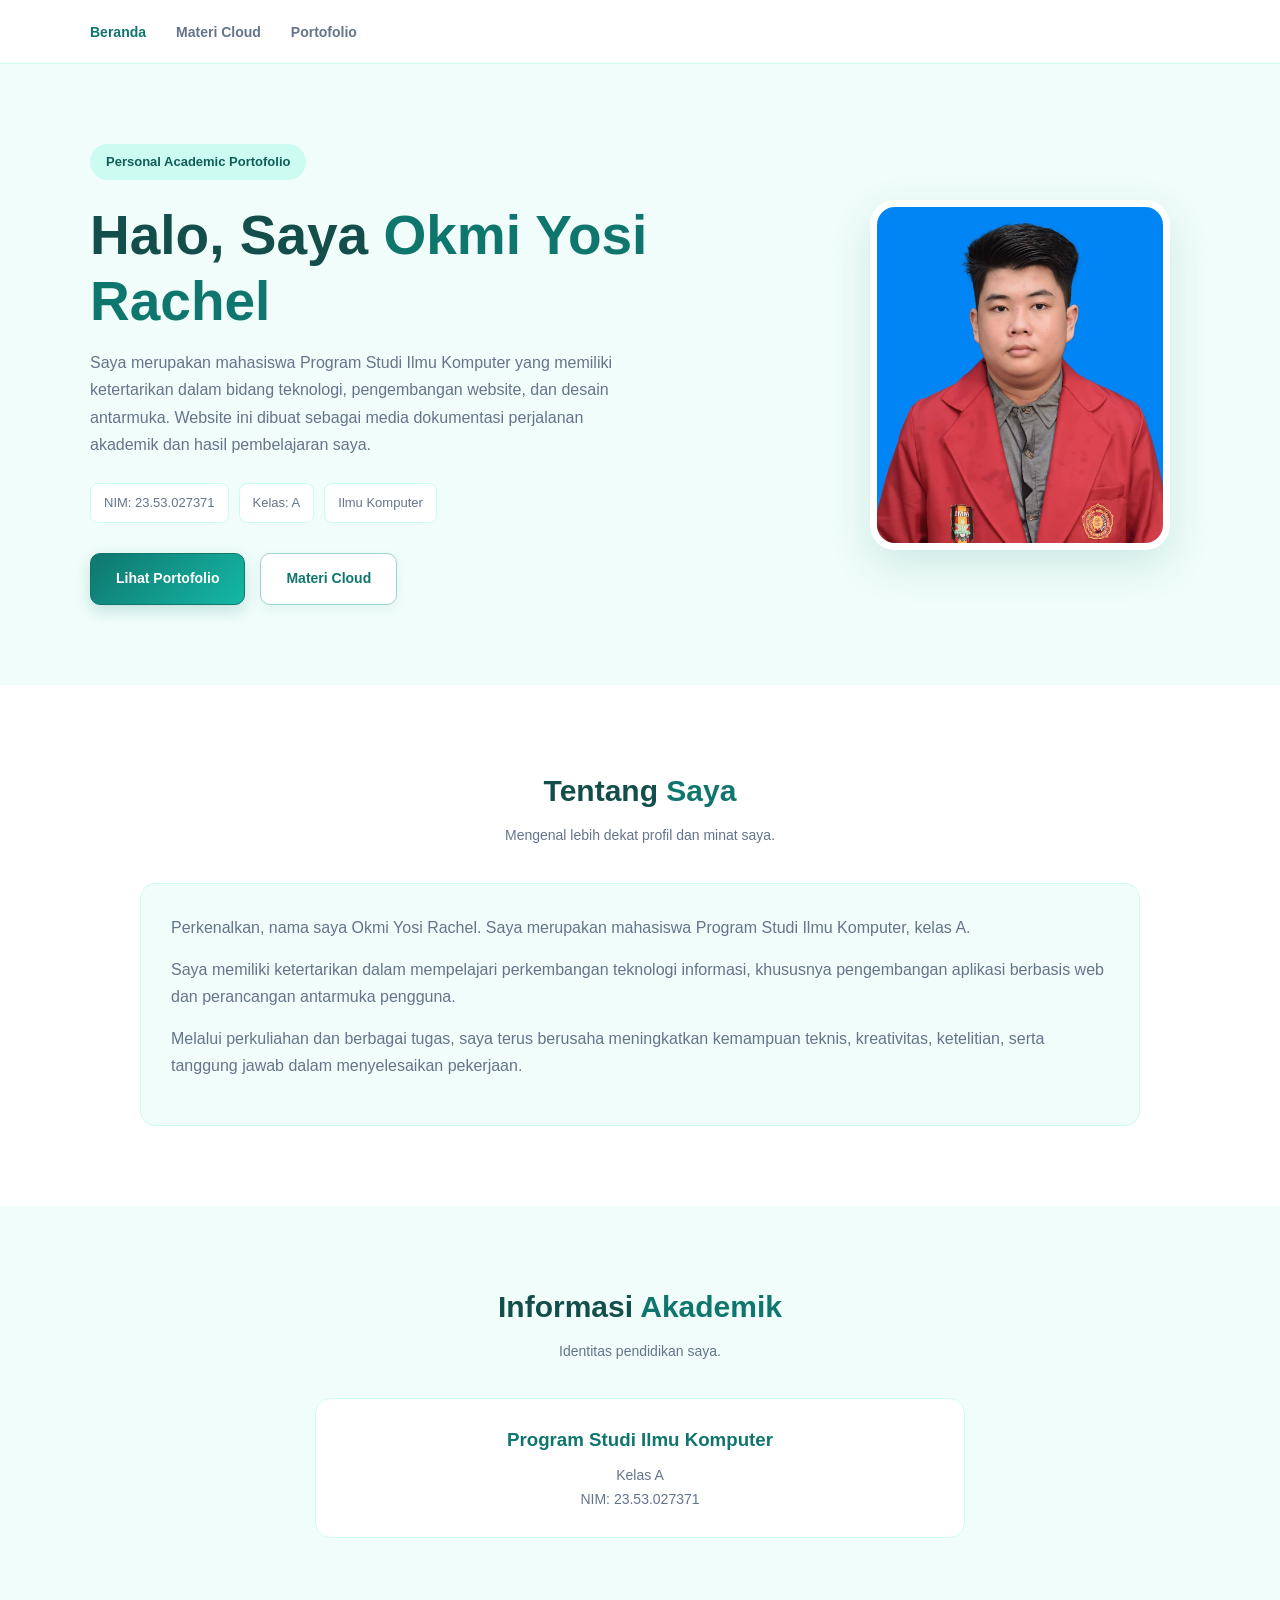
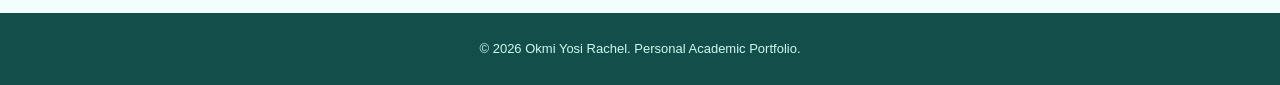
<file: index.html>
<!DOCTYPE html>
<html lang="id">
<head>
    <meta charset="UTF-8">
    <meta name="viewport" content="width=device-width, initial-scale=1.0">

    <title>Beranda | Okmi Yosi Rachel</title>

    <meta name="description" content="Website portofolio akademik Okmi Yosi Rachel, mahasiswa Ilmu Komputer.">

    <link rel="stylesheet" href="assets/css/style.css">
</head>

<body>

    <!-- NAVIGATION -->
    <header class="navbar">
        <nav class="nav-container">

            

            <ul class="nav-links">
                <li>
                    <a href="index.html" class="active">Beranda</a>
                </li>

                <li>
                    <a href="materi.html">Materi Cloud</a>
                </li>

                <li>
                    <a href="portofolio.html">Portofolio</a>
                </li>
            </ul>

        </nav>
    </header>


    <!-- HERO SECTION -->
    <main>

        <section class="hero">

            <div class="hero-content">

                <span class="hero-label">
                    Personal Academic Portofolio
                </span>

                <h1>
                    Halo, Saya <span>Okmi Yosi Rachel</span>
                </h1>

                <p class="hero-description">
                    Saya merupakan mahasiswa Program Studi Ilmu Komputer
                    yang memiliki ketertarikan dalam bidang teknologi,
                    pengembangan website, dan desain antarmuka.
                    Website ini dibuat sebagai media dokumentasi
                    perjalanan akademik dan hasil pembelajaran saya.
                </p>

                <div class="student-info">

                    <div class="info-item">
                        NIM: 23.53.027371
                    </div>

                    <div class="info-item">
                        Kelas: A
                    </div>

                    <div class="info-item">
                        Ilmu Komputer
                    </div>

                </div>

                <div class="hero-buttons">

                    <a href="portofolio.html" class="btn btn-primary">
                        Lihat Portofolio
                    </a>

                    <a href="materi.html" class="btn btn-outline">
                        Materi Cloud
                    </a>

                </div>

            </div>


            <!-- PROFILE PHOTO -->
            <div class="hero-image">

                <img
                    src="assets/images/profile.jpg"
                    alt="Foto profil Okmi Yosi Rachel"
                >

            </div>

        </section>


        <!-- ABOUT SECTION -->
        <section class="about" id="tentang">

            <div class="section-container">

                <div class="section-title">

                    <h2>Tentang <span>Saya</span></h2>

                    <p>
                        Mengenal lebih dekat profil dan minat saya.
                    </p>

                </div>

                <div class="about-card">

                    <p>
                        Perkenalkan, nama saya Okmi Yosi Rachel.
                        Saya merupakan mahasiswa Program Studi
                        Ilmu Komputer, kelas A.
                    </p>

                    <p>
                        Saya memiliki ketertarikan dalam mempelajari
                        perkembangan teknologi informasi, khususnya
                        pengembangan aplikasi berbasis web dan
                        perancangan antarmuka pengguna.
                    </p>

                    <p>
                        Melalui perkuliahan dan berbagai tugas,
                        saya terus berusaha meningkatkan kemampuan
                        teknis, kreativitas, ketelitian, serta
                        tanggung jawab dalam menyelesaikan pekerjaan.
                    </p>

                </div>

            </div>

        </section>


        <!-- EDUCATION SECTION -->
        <section class="education">

            <div class="section-container">

                <div class="section-title">

                    <h2>Informasi <span>Akademik</span></h2>

                    <p>
                        Identitas pendidikan saya.
                    </p>

                </div>

                <div class="education-card">

                    <h3>Program Studi Ilmu Komputer</h3>

                    <p>
                        Kelas A
                    </p>

                    <p>
                        NIM: 23.53.027371
                    </p>



                </div>

            </div>

        </section>

    </main>


    <!-- FOOTER -->
    <footer class="footer">

        <p>
            &copy; 2026 Okmi Yosi Rachel.
            Personal Academic Portfolio.
        </p>

    </footer>

</body>
</html>
</file>
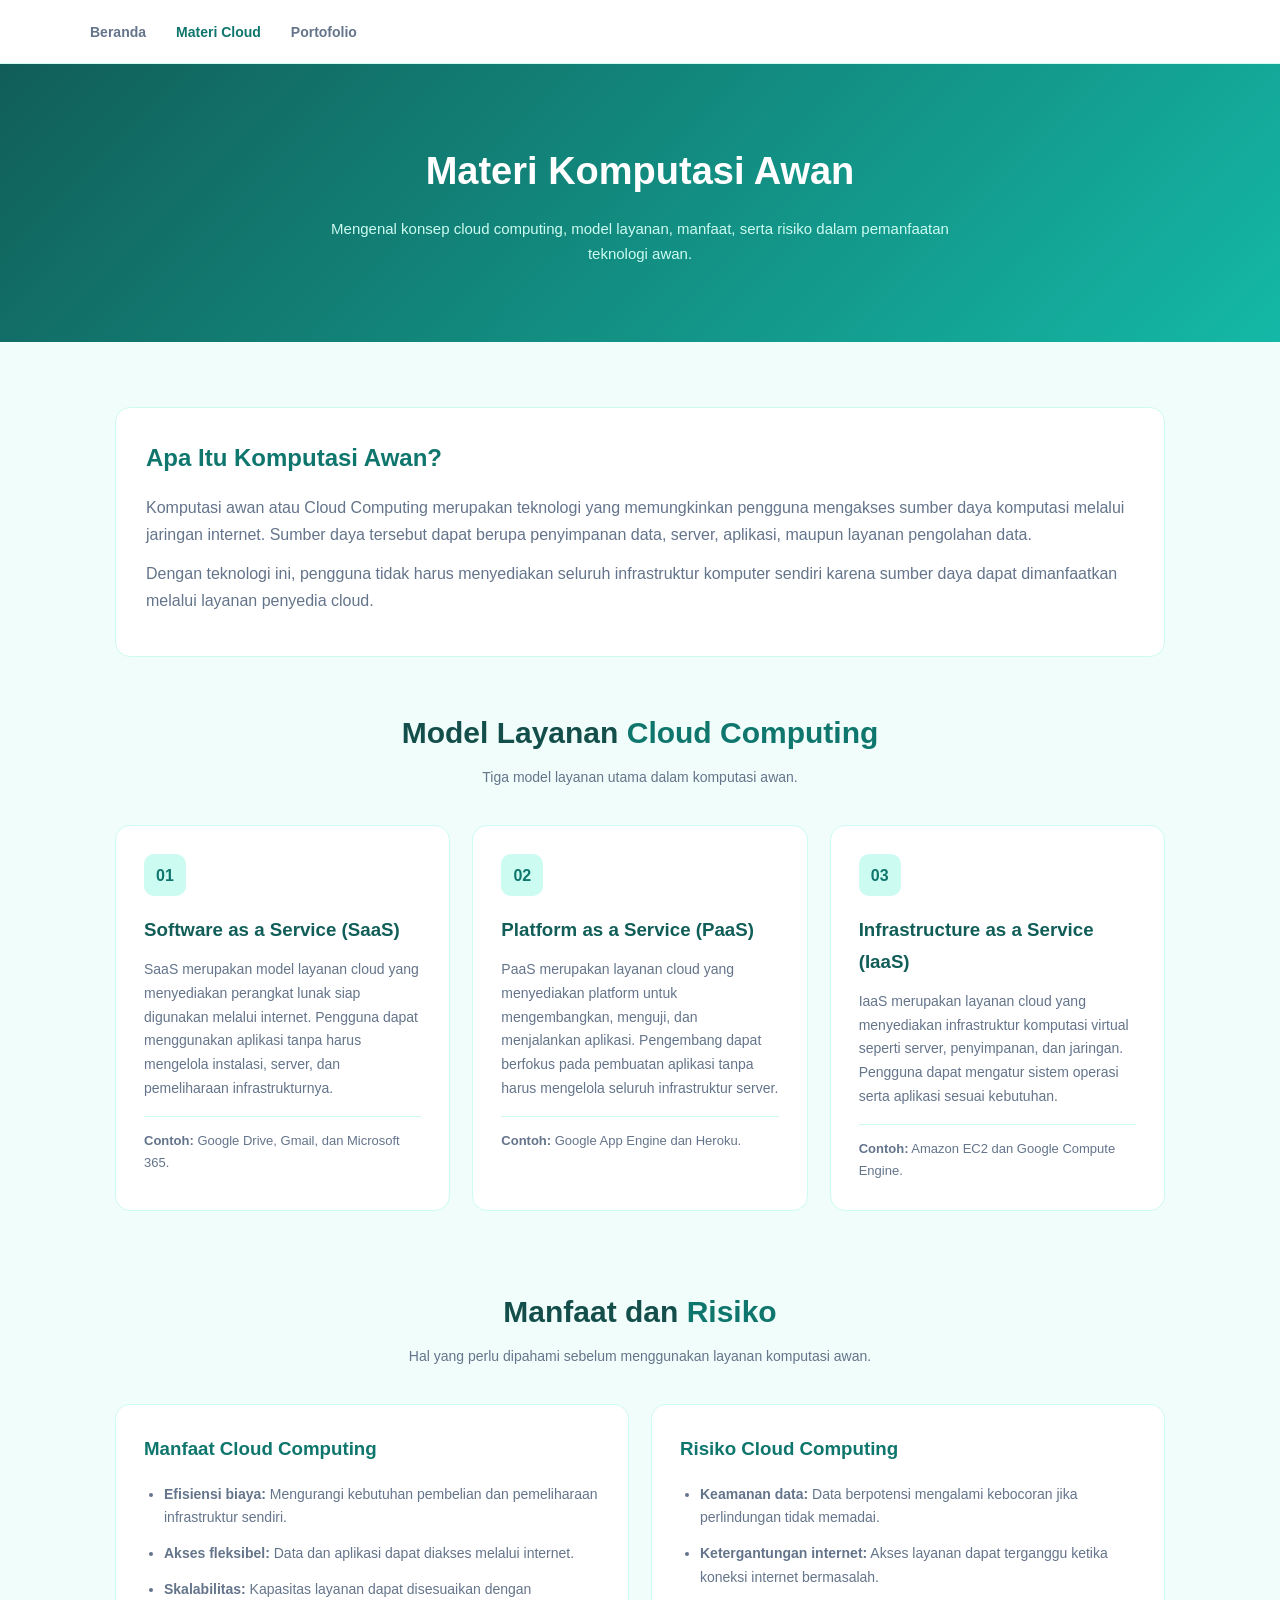
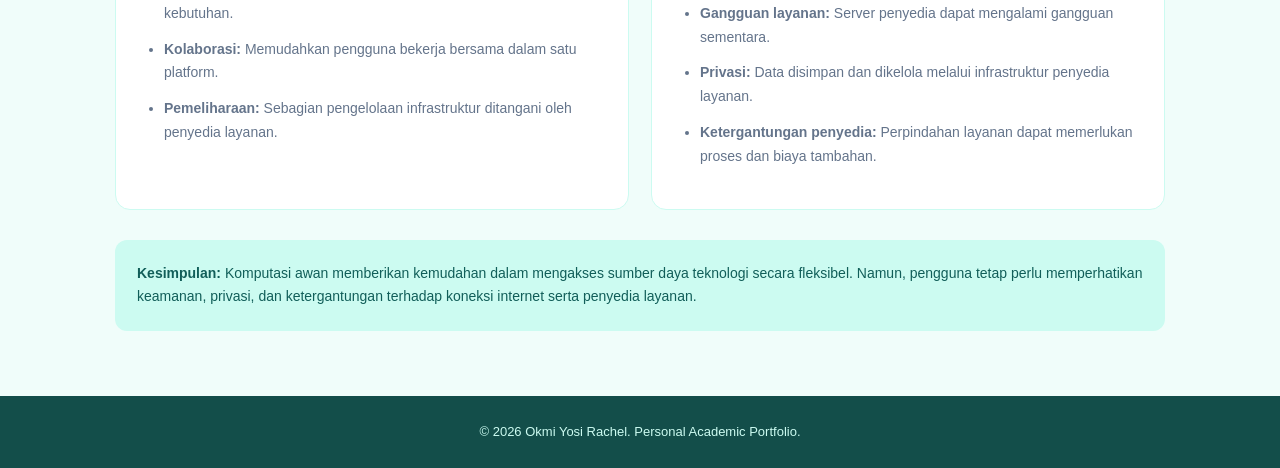
<file: materi.html>
<!DOCTYPE html>
<html lang="id">
<head>
    <meta charset="UTF-8">
    <meta name="viewport" content="width=device-width, initial-scale=1.0">

    <title>Materi Komputasi Awan | Okmi Yosi Rachel</title>

    <meta name="description" content="Materi pembelajaran komputasi awan, SaaS, PaaS, dan IaaS.">

    <link rel="stylesheet" href="assets/css/style.css">
</head>

<body>

    <!-- NAVIGATION -->
    <header class="navbar">
        <nav class="nav-container">

            

            <ul class="nav-links">
                <li>
                    <a href="index.html">Beranda</a>
                </li>

                <li>
                    <a href="materi.html" class="active">Materi Cloud</a>
                </li>

                <li>
                    <a href="portofolio.html">Portofolio</a>
                </li>
            </ul>

        </nav>
    </header>


    <main>

        <!-- PAGE HEADER -->
        <section class="page-header">

            <h1>Materi Komputasi Awan</h1>

            <p>
                Mengenal konsep cloud computing, model layanan,
                manfaat, serta risiko dalam pemanfaatan teknologi awan.
            </p>

        </section>


        <!-- CLOUD INTRODUCTION -->
        <section class="material-section">

            <div class="material-intro">

                <h2>Apa Itu Komputasi Awan?</h2>

                <p>
                    Komputasi awan atau Cloud Computing merupakan
                    teknologi yang memungkinkan pengguna mengakses
                    sumber daya komputasi melalui jaringan internet.
                    Sumber daya tersebut dapat berupa penyimpanan data,
                    server, aplikasi, maupun layanan pengolahan data.
                </p>

                <p>
                    Dengan teknologi ini, pengguna tidak harus
                    menyediakan seluruh infrastruktur komputer
                    sendiri karena sumber daya dapat dimanfaatkan
                    melalui layanan penyedia cloud.
                </p>

            </div>


            <!-- SERVICE MODELS -->
            <div class="section-title">

                <h2>Model Layanan <span>Cloud Computing</span></h2>

                <p>
                    Tiga model layanan utama dalam komputasi awan.
                </p>

            </div>


            <div class="service-grid">

                <!-- SAAS -->
                <article class="service-card">

                    <div class="service-number">01</div>

                    <h3>Software as a Service (SaaS)</h3>

                    <p>
                        SaaS merupakan model layanan cloud yang
                        menyediakan perangkat lunak siap digunakan
                        melalui internet. Pengguna dapat menggunakan
                        aplikasi tanpa harus mengelola instalasi,
                        server, dan pemeliharaan infrastrukturnya.
                    </p>

                    <p class="example">
                        <strong>Contoh:</strong>
                        Google Drive, Gmail, dan Microsoft 365.
                    </p>

                </article>


                <!-- PAAS -->
                <article class="service-card">

                    <div class="service-number">02</div>

                    <h3>Platform as a Service (PaaS)</h3>

                    <p>
                        PaaS merupakan layanan cloud yang menyediakan
                        platform untuk mengembangkan, menguji, dan
                        menjalankan aplikasi. Pengembang dapat
                        berfokus pada pembuatan aplikasi tanpa harus
                        mengelola seluruh infrastruktur server.
                    </p>

                    <p class="example">
                        <strong>Contoh:</strong>
                        Google App Engine dan Heroku.
                    </p>

                </article>


                <!-- IAAS -->
                <article class="service-card">

                    <div class="service-number">03</div>

                    <h3>Infrastructure as a Service (IaaS)</h3>

                    <p>
                        IaaS merupakan layanan cloud yang menyediakan
                        infrastruktur komputasi virtual seperti
                        server, penyimpanan, dan jaringan. Pengguna
                        dapat mengatur sistem operasi serta aplikasi
                        sesuai kebutuhan.
                    </p>

                    <p class="example">
                        <strong>Contoh:</strong>
                        Amazon EC2 dan Google Compute Engine.
                    </p>

                </article>

            </div>


            <!-- BENEFITS AND RISKS -->
            <div class="section-title" style="margin-top: 75px;">

                <h2>Manfaat dan <span>Risiko</span></h2>

                <p>
                    Hal yang perlu dipahami sebelum menggunakan
                    layanan komputasi awan.
                </p>

            </div>


            <div class="benefit-risk">

                <article class="info-card">

                    <h3>Manfaat Cloud Computing</h3>

                    <ul>
                        <li>
                            <strong>Efisiensi biaya:</strong>
                            Mengurangi kebutuhan pembelian dan
                            pemeliharaan infrastruktur sendiri.
                        </li>

                        <li>
                            <strong>Akses fleksibel:</strong>
                            Data dan aplikasi dapat diakses
                            melalui internet.
                        </li>

                        <li>
                            <strong>Skalabilitas:</strong>
                            Kapasitas layanan dapat disesuaikan
                            dengan kebutuhan.
                        </li>

                        <li>
                            <strong>Kolaborasi:</strong>
                            Memudahkan pengguna bekerja bersama
                            dalam satu platform.
                        </li>

                        <li>
                            <strong>Pemeliharaan:</strong>
                            Sebagian pengelolaan infrastruktur
                            ditangani oleh penyedia layanan.
                        </li>
                    </ul>

                </article>


                <article class="info-card">

                    <h3>Risiko Cloud Computing</h3>

                    <ul>
                        <li>
                            <strong>Keamanan data:</strong>
                            Data berpotensi mengalami kebocoran
                            jika perlindungan tidak memadai.
                        </li>

                        <li>
                            <strong>Ketergantungan internet:</strong>
                            Akses layanan dapat terganggu
                            ketika koneksi internet bermasalah.
                        </li>

                        <li>
                            <strong>Gangguan layanan:</strong>
                            Server penyedia dapat mengalami
                            gangguan sementara.
                        </li>

                        <li>
                            <strong>Privasi:</strong>
                            Data disimpan dan dikelola melalui
                            infrastruktur penyedia layanan.
                        </li>

                        <li>
                            <strong>Ketergantungan penyedia:</strong>
                            Perpindahan layanan dapat memerlukan
                            proses dan biaya tambahan.
                        </li>
                    </ul>

                </article>

            </div>


            <div class="material-note">

                <strong>Kesimpulan:</strong>

                Komputasi awan memberikan kemudahan dalam
                mengakses sumber daya teknologi secara fleksibel.
                Namun, pengguna tetap perlu memperhatikan
                keamanan, privasi, dan ketergantungan terhadap
                koneksi internet serta penyedia layanan.

            </div>

        </section>

    </main>


    <!-- FOOTER -->
    <footer class="footer">

        <p>
            &copy; 2026 Okmi Yosi Rachel.
            Personal Academic Portfolio.
        </p>

    </footer>

</body>
</html>
</file>
<file: assets/css/style.css>
/* =================================
   MODERN TEAL ACADEMIC PORTFOLIO
   Complete Color & Button Update
================================= */

:root {
    --primary: #0F766E;
    --primary-dark: #115E59;
    --primary-light: #CCFBF1;
    --background: #F0FDFA;
    --white: #ffffff;
    --text: #134E4A;
    --muted: #64748B;
    --border: #CCFBF1;
}

* {
    margin: 0;
    padding: 0;
    box-sizing: border-box;
}

html {
    scroll-behavior: smooth;
}

body {
    font-family: Arial, Helvetica, sans-serif;
    background: var(--background);
    color: var(--text);
    line-height: 1.7;
}

a {
    text-decoration: none;
    color: inherit;
}

/* NAVBAR */

.navbar {
    width: 100%;
    background: var(--white);
    border-bottom: 1px solid var(--border);
    position: sticky;
    top: 0;
    z-index: 100;
}

.nav-container {
    max-width: 1150px;
    margin: auto;
    padding: 18px 25px;
    display: flex;
    justify-content: space-between;
    align-items: center;
}

.logo {
    font-size: 22px;
    font-weight: bold;
    color: var(--primary);
}

.nav-links {
    display: flex;
    gap: 30px;
    list-style: none;
}

.nav-links a {
    color: var(--muted);
    font-size: 14px;
    font-weight: 600;
    transition: 0.3s;
}

.nav-links a:hover,
.nav-links a.active {
    color: var(--primary);
}

/* HERO SECTION */

.hero {
    max-width: 1150px;
    margin: auto;
    min-height: 570px;
    padding: 80px 25px;
    display: flex;
    align-items: center;
    justify-content: space-between;
    gap: 50px;
}

.hero-content {
    flex: 1;
}

.hero-label {
    display: inline-block;
    background: var(--primary-light);
    color: var(--primary-dark);
    padding: 7px 16px;
    border-radius: 30px;
    font-size: 13px;
    font-weight: bold;
    margin-bottom: 22px;
}

.hero h1 {
    font-size: clamp(36px, 5vw, 55px);
    line-height: 1.2;
    margin-bottom: 15px;
}

.hero h1 span {
    color: var(--primary);
}

.hero-description {
    color: var(--muted);
    max-width: 550px;
    margin-bottom: 25px;
    font-size: 16px;
}

.student-info {
    display: flex;
    flex-wrap: wrap;
    gap: 10px;
    margin-bottom: 30px;
}

.info-item {
    background: var(--white);
    border: 1px solid var(--border);
    padding: 8px 13px;
    border-radius: 8px;
    font-size: 13px;
    color: var(--muted);
}

/* HERO BUTTONS - MODERN DESIGN */

.hero-buttons {
    display: flex;
    flex-wrap: wrap;
    gap: 15px;
}

.btn {
    display: inline-flex;
    align-items: center;
    justify-content: center;
    gap: 10px;
    padding: 13px 25px;
    border-radius: 10px;
    font-size: 14px;
    font-weight: bold;
    transition: all 0.3s ease;
    cursor: pointer;
}

/* PELAJARI MATERI */

.btn-primary {
    background: linear-gradient(135deg, #0F766E, #14B8A6);
    color: #ffffff;
    border: 1px solid #0F766E;
    box-shadow: 0 6px 15px rgba(15, 118, 110, 0.20);
}

.btn-primary:hover {
    background: linear-gradient(135deg, #115E59, #0F766E);
    box-shadow: 0 9px 22px rgba(15, 118, 110, 0.28);
    transform: translateY(-3px);
}

/* LIHAT PORTOFOLIO */

.btn-outline {
    background: #ffffff;
    color: #0F766E;
    border: 1px solid #99D5CD;
    box-shadow: 0 4px 12px rgba(15, 118, 110, 0.06);
}

.btn-outline:hover {
    background: #CCFBF1;
    border-color: #0F766E;
    box-shadow: 0 7px 18px rgba(15, 118, 110, 0.12);
    transform: translateY(-3px);
}

.btn:active {
    transform: translateY(0);
}

/* PROFILE IMAGE */

.hero-image {
    flex: 0 0 340px;
    display: flex;
    justify-content: center;
}

.hero-image img {
    width: 300px;
    height: 350px;
    object-fit: cover;
    border-radius: 25px;
    border: 7px solid var(--white);
    box-shadow: 0 15px 40px rgba(15, 118, 110, 0.15);
}

/* ABOUT SECTION */

.about {
    background: var(--white);
    padding: 80px 25px;
}

.section-container {
    max-width: 1000px;
    margin: auto;
}

.section-title {
    text-align: center;
    margin-bottom: 35px;
}

.section-title h2 {
    font-size: 30px;
    margin-bottom: 8px;
}

.section-title span {
    color: var(--primary);
}

.section-title p {
    color: var(--muted);
    font-size: 14px;
}

.about-card {
    background: var(--background);
    border: 1px solid var(--border);
    border-radius: 15px;
    padding: 30px;
}

.about-card p {
    color: var(--muted);
    margin-bottom: 15px;
}

/* EDUCATION */

.education {
    padding: 75px 25px;
}

.education-card {
    max-width: 650px;
    margin: auto;
    background: var(--white);
    border: 1px solid var(--border);
    border-radius: 15px;
    padding: 25px;
    text-align: center;
}

.education-card h3 {
    color: var(--primary);
    margin-bottom: 8px;
}

.education-card p {
    color: var(--muted);
    font-size: 14px;
}

/* FOOTER */

.footer {
    background: #134E4A;
    color: var(--white);
    text-align: center;
    padding: 25px;
}

.footer p {
    font-size: 13px;
    color: #CCFBF1;
}

/* RESPONSIVE */

@media (max-width: 768px) {

    .nav-container {
        flex-direction: column;
        gap: 12px;
    }

    .nav-links {
        gap: 18px;
        flex-wrap: wrap;
        justify-content: center;
    }

    .hero {
        flex-direction: column-reverse;
        text-align: center;
        padding-top: 50px;
    }

    .hero-image {
        flex: auto;
    }

    .hero-image img {
        width: 230px;
        height: 270px;
    }

    .hero-description {
        margin-left: auto;
        margin-right: auto;
    }

    .student-info,
    .hero-buttons {
        justify-content: center;
    }

    .hero h1 {
        font-size: 38px;
    }
}

/* =================================
   MATERI KOMPUTASI AWAN
================================= */

.page-header {
    background: linear-gradient(135deg, #115E59, #14B8A6);
    color: white;
    text-align: center;
    padding: 75px 25px;
}

.page-header h1 {
    font-size: 38px;
    margin-bottom: 12px;
}

.page-header p {
    max-width: 650px;
    margin: auto;
    color: #CCFBF1;
    font-size: 15px;
}

.material-section {
    max-width: 1100px;
    margin: auto;
    padding: 65px 25px;
}

.material-intro {
    background: white;
    padding: 30px;
    border: 1px solid var(--border);
    border-radius: 15px;
    margin-bottom: 50px;
}

.material-intro h2 {
    color: var(--primary);
    margin-bottom: 15px;
}

.material-intro p {
    color: var(--muted);
    margin-bottom: 12px;
}

.service-grid {
    display: grid;
    grid-template-columns: repeat(3, 1fr);
    gap: 22px;
    margin-top: 30px;
}

.service-card {
    background: white;
    border: 1px solid var(--border);
    padding: 28px;
    border-radius: 15px;
    transition: 0.3s;
}

.service-card:hover {
    transform: translateY(-5px);
    box-shadow: 0 12px 30px rgba(15, 118, 110, 0.10);
}

.service-number {
    display: inline-flex;
    width: 42px;
    height: 42px;
    align-items: center;
    justify-content: center;
    background: var(--primary-light);
    color: var(--primary);
    border-radius: 10px;
    font-weight: bold;
    margin-bottom: 18px;
}

.service-card h3 {
    color: var(--primary-dark);
    margin-bottom: 12px;
}

.service-card p {
    color: var(--muted);
    font-size: 14px;
}

.service-card .example {
    margin-top: 15px;
    padding-top: 13px;
    border-top: 1px solid var(--border);
    font-size: 13px;
}

.benefit-risk {
    display: grid;
    grid-template-columns: 1fr 1fr;
    gap: 22px;
    margin-top: 30px;
}

.info-card {
    background: white;
    border: 1px solid var(--border);
    padding: 28px;
    border-radius: 15px;
}

.info-card h3 {
    color: var(--primary);
    margin-bottom: 18px;
}

.info-card ul {
    padding-left: 20px;
    color: var(--muted);
}

.info-card li {
    margin-bottom: 12px;
    font-size: 14px;
}

.material-note {
    background: var(--primary-light);
    color: var(--primary-dark);
    padding: 22px;
    border-radius: 12px;
    margin-top: 30px;
    font-size: 14px;
}

/* RESPONSIVE MATERI */

@media (max-width: 768px) {
    .service-grid {
        grid-template-columns: 1fr;
    }

    .benefit-risk {
        grid-template-columns: 1fr;
    }

    .page-header h1 {
        font-size: 30px;
    }
}

/* =========================
   PORTOFOLIO PAGE
========================= */

.portfolio-grid {
    display: grid;
    grid-template-columns: repeat(2, 1fr);
    gap: 25px;
    margin-top: 30px;
}

.portfolio-card {
    background: #ffffff;
    padding: 28px;
    border-radius: 15px;
    border: 1px solid var(--border);
    box-shadow: 0 5px 18px rgba(15, 118, 110, 0.06);
    transition: 0.3s ease;
}

.portfolio-card:hover {
    transform: translateY(-5px);
    box-shadow: 0 10px 25px rgba(15, 118, 110, 0.10);
}

.portfolio-card h3 {
    color: var(--primary-dark);
    font-size: 20px;
    margin-bottom: 15px;
}

.portfolio-card p {
    color: var(--muted);
    font-size: 15px;
    line-height: 1.7;
    margin-bottom: 22px;
}

.portfolio-link {
    display: inline-block;
    background: var(--primary);
    color: #ffffff;
    padding: 11px 20px;
    border-radius: 8px;
    text-decoration: none;
    font-weight: 600;
    transition: 0.3s ease;
}

.portfolio-link:hover {
    background: var(--primary-dark);
}

/* TAMPILAN HP */

@media (max-width: 768px) {
    .portfolio-grid {
        grid-template-columns: 1fr;
    }

    .portfolio-card {
        padding: 22px;
    }
}
</file>
